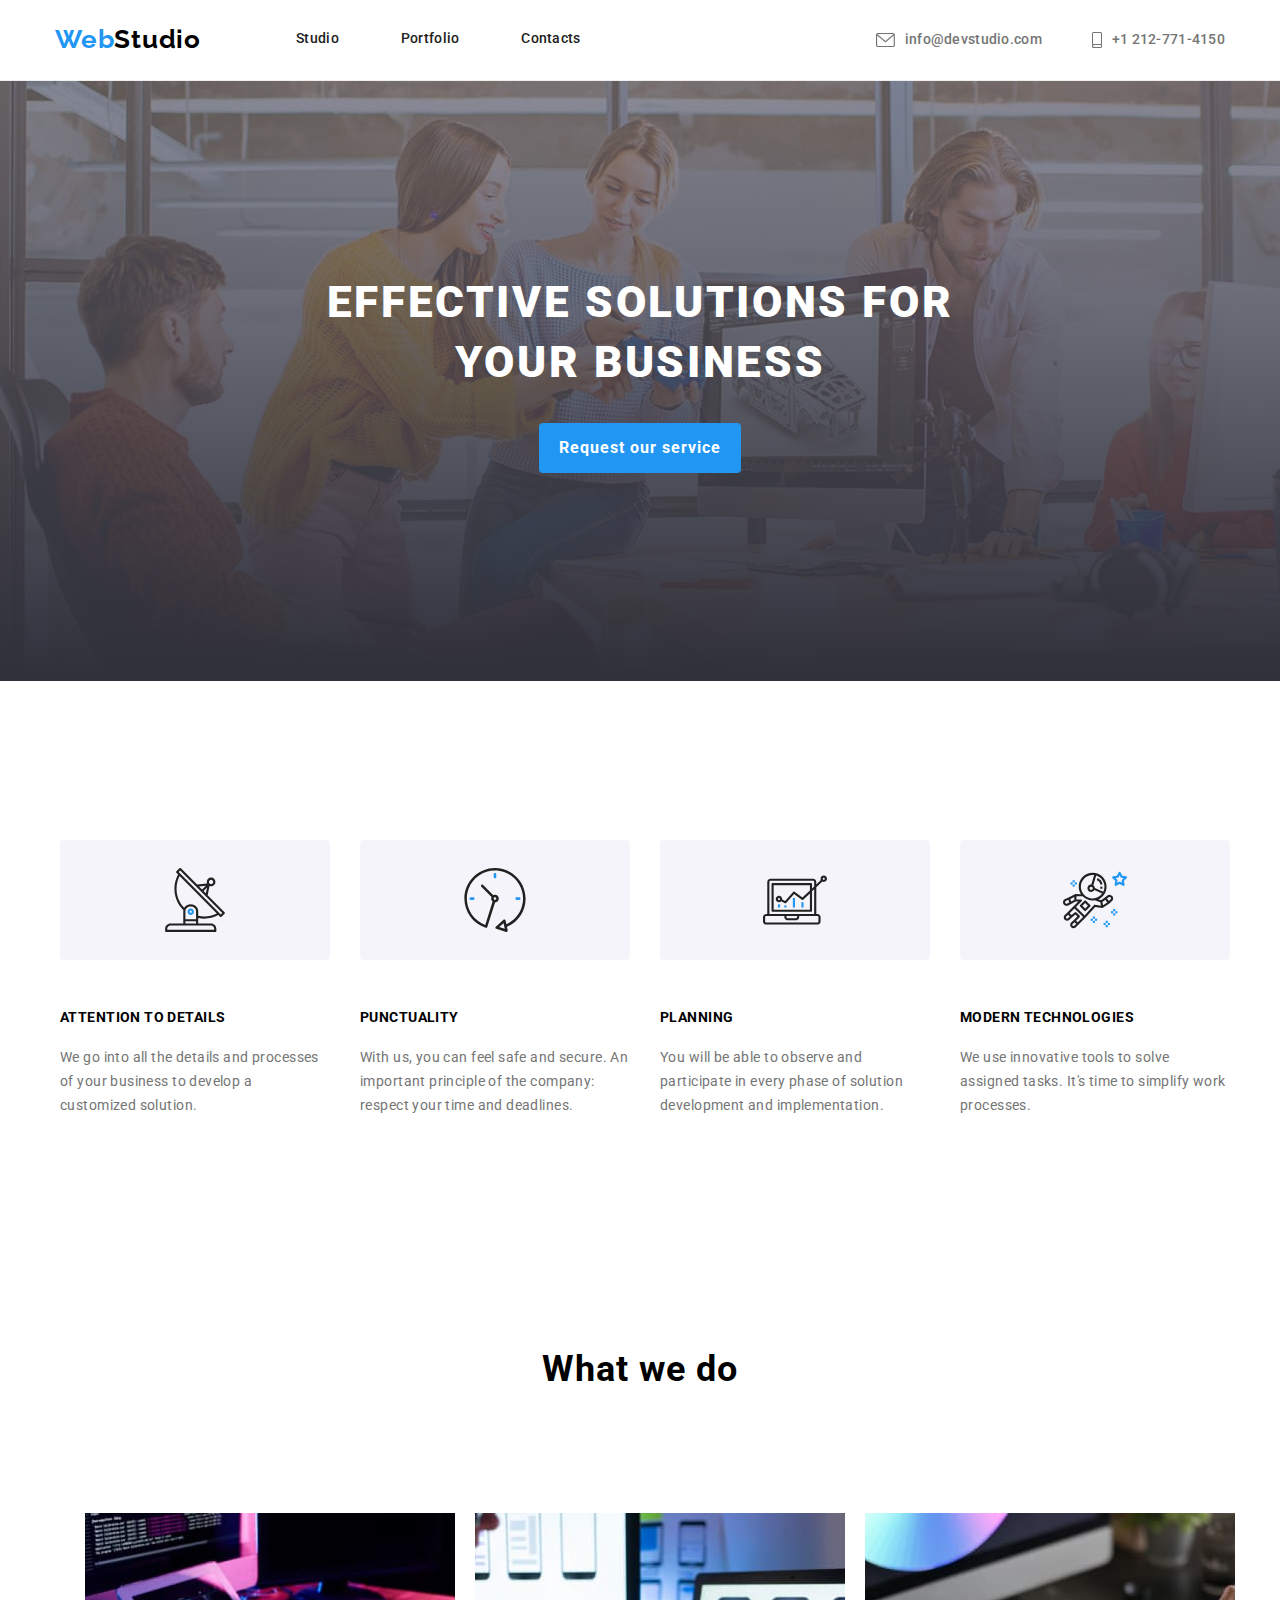
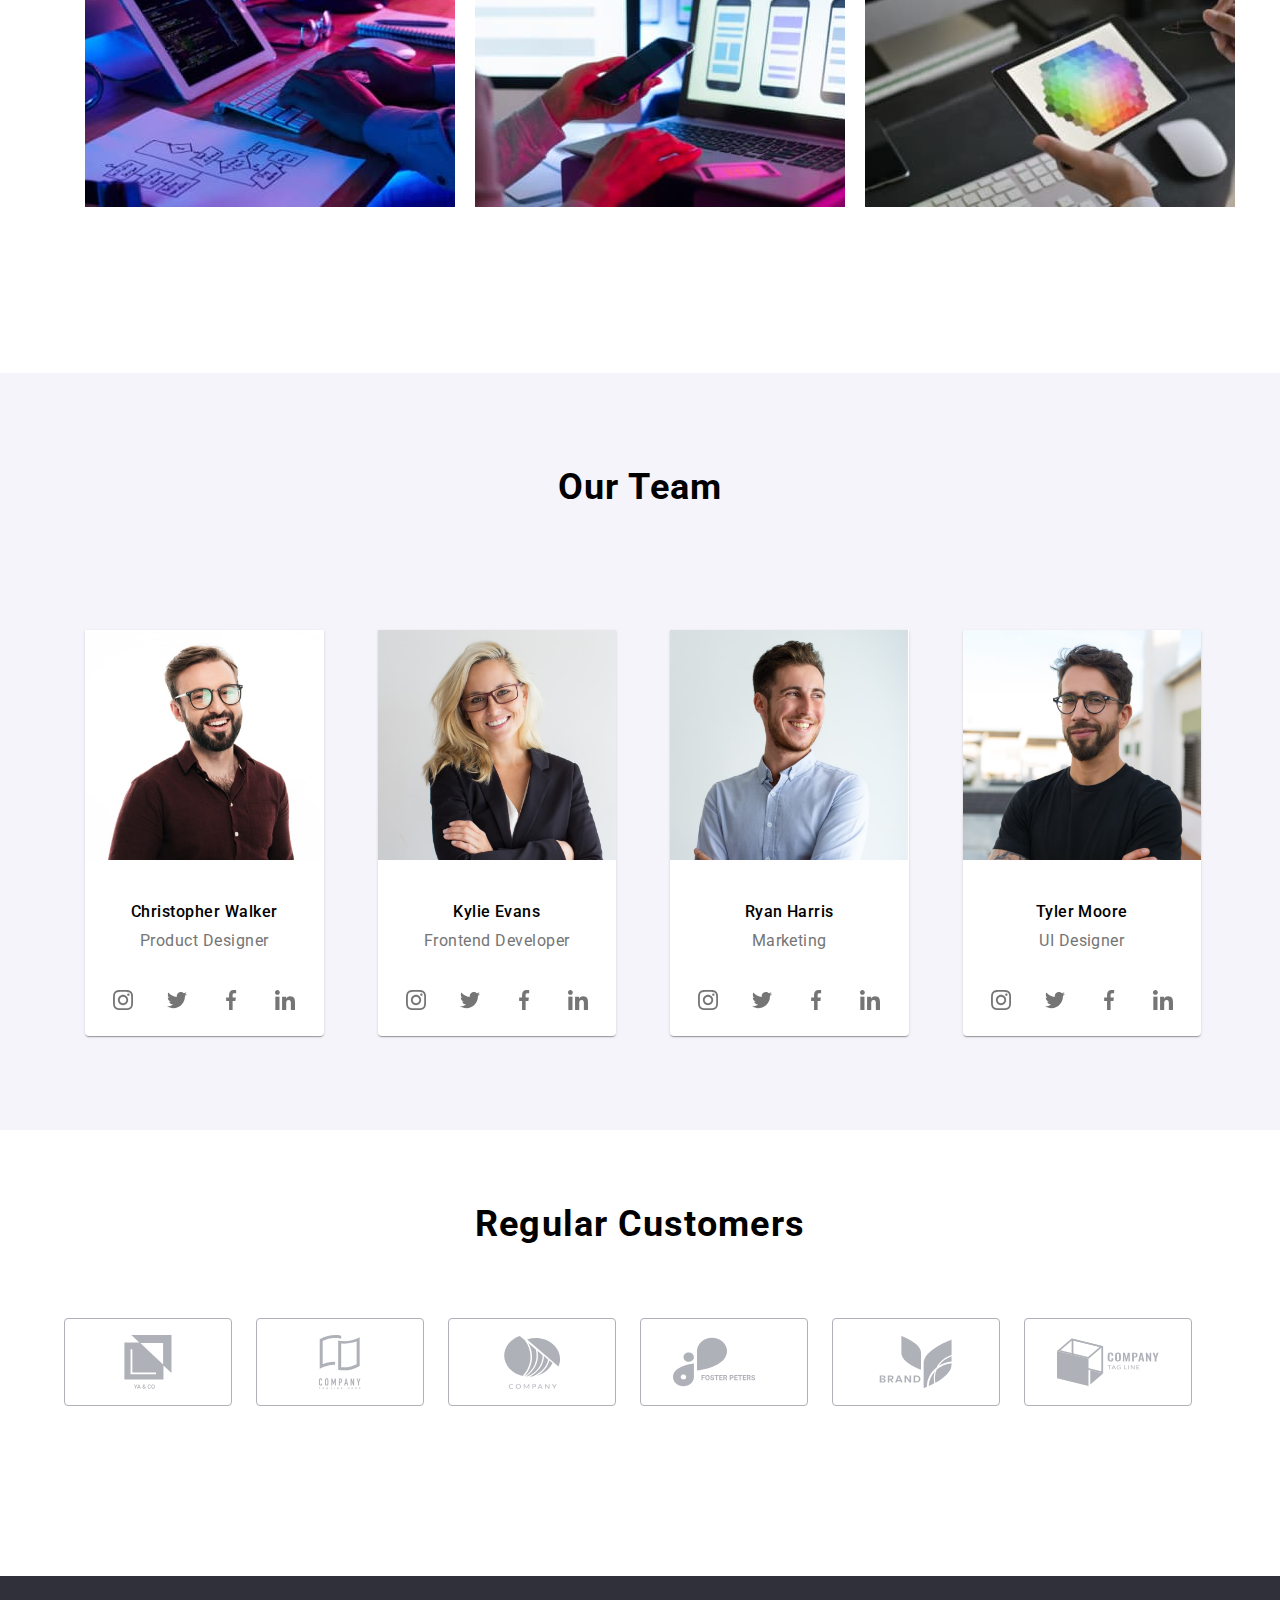
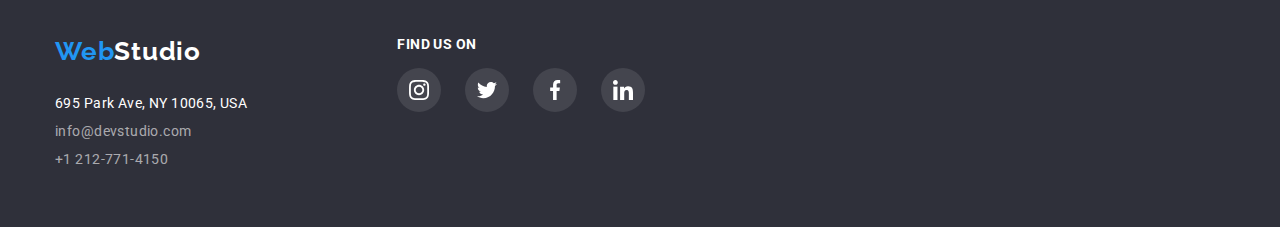
<file: index.html>
<!DOCTYPE html>
<html lang="en">
  <head>
    <meta charset="UTF-8" />
    <meta http-equiv="X-UA-Compatible" content="IE=edge" />
    <meta name="viewport" content="width=device-width, initial-scale=1.0" />
    <link rel="preconnect" href="https://fonts.googleapis.com" />
    <link rel="preconnect" href="https://fonts.gstatic.com" crossorigin />
    <link
      href="https://fonts.googleapis.com/css2?family=Raleway:wght@700&family=Roboto:wght@400;500;700;900&display=swap"
      rel="stylesheet"
    />
    <link
      rel="stylesheet"
      href="https://cdnjs.cloudflare.com/ajax/libs/modern-normalize/1.0.0/modern-normalize.min.css"
    />
    <link rel="stylesheet" href="./css/styles.css" />
    <title>Main</title>
  </head>

  <body>
    <!-- Page header -->
    <header class="page-header">
      <!-- Navigation bar -->
      <div class="container header-container">
      <nav class="nav-section unstyled-list">
              <a class="logo top-logo link" href="./index.html">Studio</a>
        <ul class="left-nav unstyled-list">
          <li class="left-nav-item">
            <a class="nav-pages link" href="./index.html">Studio</a>
          </li>
          <li class="left-nav-item">
            <a class="nav-pages link" href="./portfolio.html">Portfolio</a>
          </li>
          <li class="left-nav-item"><a class="nav-pages link" href="contacts.html">Contacts</a></li>
        </ul>
        <ul class="right-nav unstyled-list link">
        <li><a href="mailto:info@devstudio.com"><svg class="nav-contacts-icon" width="29" height="16">
              <use href="./images/icons.svg#icon-envelope"></use>
            </svg>info@devstudio.com</a></li>
        <li><a href="tel:+12127724159"><svg class="nav-contacts-icon" width="20" height="16">
              <use href="./images/icons.svg#icon-smartphone"></use>
            </svg>+1 212-771-4150</a></li>
       </ul>
      </nav>
      </div>
    </header>
    

    <!-- Unique page content -->
    <main>
      <!-- Hero section -->
      <section class="hero-section">

        <div class="container hero-container">
        <h1 class="h1 hero-title">EFFECTIVE SOLUTIONS FOR <br> YOUR BUSINESS</h1>
        <button class="hero-button" type="button">Request our service</button>
      </div>
      </section>
        
      <!-- Our values section -->
      <section class="section our-values">
        <div class="container">
          <div class="values-wrapper">
        <ul class="our-values-card-set unstyled-list">
          <li class="values-card">
            <div class="values-icon-background">
            <svg class="values-icons" width="65" height="70">
              <use href="./images/icons.svg#icon-antenna-1"></use>
            </svg>
            </div>
            <h2 class="values-title">ATTENTION TO DETAILS</h2>
            <p class="values-text">
              We go into all the details and processes of your business to
              develop a customized solution.
            </p>
          </li>
          <li class="values-card">
            <div class="values-icon-background">
          <svg class="values-icons" width="70" height="70">
              <use href="./images/icons.svg#icon-clock-1"></use>
            </svg>
            </div>
            <h2 class="values-title">PUNCTUALITY</h2>
            <p class="values-text">
              With us, you can feel safe and secure. An important principle of
              the company: respect your time and deadlines.
            </p>
          </li>
          <li class="values-card"> 
            <div class="values-icon-background">            
            <svg class="values-icons" width="70" height="70">
              <use href="./images/icons.svg#icon-diagram-1"></use>
            </svg>
            </div> 
            <h2 class="values-title">PLANNING</h2>
            <p class="values-text">
              You will be able to observe and participate in every phase of
              solution development and implementation.
            </p>
          </li>
          <li class="values-card">
            <div class="values-icon-background"> 
            <svg class="values-icons" width="70" height="70">
              <use href="./images/icons.svg#icon-astronaut-1"></use>
            </svg>
            </div> 
            <h2 class="values-title">MODERN TECHNOLOGIES</h2>
            <p class="values-text">
              We use innovative tools to solve assigned tasks. It's time to
              simplify work processes.
            </p>
          </li>
        </ul>
        </div>
        </div>
      </section>

      <!-- What we do section -->
      <section class="section">
        <div class="container">
        <h2 class="h2 section-title">What we do</h2>
        <ul class="what-we-do-img-cards unstyled-list">
          <li class="services-list-item">
            <img
              class="what-we-do-image"
              src="images/tablet1.jpg"
              alt="hands working on keyboard and tablet"
            />
          </li>
          <li class="services-list-item">
            <img
              class="what-we-do-image"
              src="images/laptop.jpg"
              alt="hands with phone and laptop"
            />
          </li class="services-list-item">
          <li>
            <img
              class="what-we-do-image"
              src="images/tablet2.jpg"
              alt="hands with a tablet showing a color palette"
            />
          </li>
        </ul>
        </div>
      </section>

      <!-- Our Team section -->
      <section class="section team-section">
        <div class="container our-team">
        <h2 class="h2 section-title">Our Team</h2>
        <ul class="team-cards unstyled-list">
          <li class="team-member-card">
            <img
              class="team-member-pic"
              src="images/person1.jpg"
              alt="Christopher Walker"
            />
             <div class="team-card-wrapper">
            <h3 class="team-name">Christopher Walker</h3>
            <p class="team-job-title">Product Designer</p>
            <div class="social-media-icons">
            <ul class="footer-social-list unstyled-list">
              <li class="icon-list-item"><a href="#">
              <svg class="footer-social-list-icon"><use href="./images/icons.svg#icon-instagram-2"></use></svg>  
              </a></li>
              <li class="icon-list-item"><a href="#"><svg class="footer-social-list-icon"><use href="./images/icons.svg#icon-twitter-1"></use></svg></a></li>
              <li class="icon-list-item"><a href="#"><svg class="footer-social-list-icon"><use href="./images/icons.svg#icon-facebook-1"></use></svg></a></li>
              <li class="icon-list-item"><a href="#"><svg class="footer-social-list-icon"><use href="./images/icons.svg#icon-linkedin-1"></use></svg></a></li>
            </ul>
             </div>
            </div>
          </li>
          <li class="team-member-card">
            <img
              class="team-member-pic"
              src="images/person2.jpg"
              alt="Kylie Evans"
            />
            <div class="team-card-wrapper">
            <h3 class="team-name">Kylie Evans</h3>
            <p class="team-job-title">Frontend Developer</p>
            <div class="social-media-icons">
            <ul class="footer-social-list unstyled-list">
              <li class="icon-list-item"><a href="#">
              <svg class="footer-social-list-icon"><use href="./images/icons.svg#icon-instagram-2"></use></svg>  
              </a></li>
              <li class="icon-list-item"><a href="#"><svg class="footer-social-list-icon"><use href="./images/icons.svg#icon-twitter-1"></use></svg></a></li>
              <li class="icon-list-item"><a href="#"><svg class="footer-social-list-icon"><use href="./images/icons.svg#icon-facebook-1"></use></svg></a></li>
              <li class="icon-list-item"><a href="#"><svg class="footer-social-list-icon"><use href="./images/icons.svg#icon-linkedin-1"></use></svg></a></li>
            </ul>
             </div>
            </div>
          </li>
          <li class="team-member-card">
            <img
              class="team-member-pic"
              src="images/person3.jpg"
              alt="Ryan Harris"
            />
            <div class="team-card-wrapper">
            <h3 class="team-name">Ryan Harris</h3>
            <p class="team-job-title">Marketing</p>
           <div class="social-media-icons">
            <ul class="footer-social-list unstyled-list">
              <li class="icon-list-item"><a href="#">
              <svg class="footer-social-list-icon"><use href="./images/icons.svg#icon-instagram-2"></use></svg>  
              </a></li>
              <li class="icon-list-item"><a href="#"><svg class="footer-social-list-icon"><use href="./images/icons.svg#icon-twitter-1"></use></svg></a></li>
              <li class="icon-list-item"><a href="#"><svg class="footer-social-list-icon"><use href="./images/icons.svg#icon-facebook-1"></use></svg></a></li>
              <li class="icon-list-item"><a href="#"><svg class="footer-social-list-icon"><use href="./images/icons.svg#icon-linkedin-1"></use></svg></a></li>
            </ul>
             </div>
            </div>
          </li>
          <li class="team-member-card">
            <img
              class="team-member-pic"
              src="images/person4.jpg"
              alt="Tyler Moore"
            />
            <div class="team-card-wrapper">
            <h3 class="team-name">Tyler Moore</h3>
            <p class="team-job-title">UI Designer</p>
            <div class="social-media-icons">
            <ul class="footer-social-list unstyled-list">
              <li class="icon-list-item"><a href="#">
              <svg class='footer-social-list-icon'><use href="./images/icons.svg#icon-instagram-2"></use></svg>  
              </a></li>
              <li class="icon-list-item"><a href="#"><svg class="footer-social-list-icon"><use href="./images/icons.svg#icon-twitter-1"></use></svg></a></li>
              <li class="icon-list-item"><a href="#"><svg class='footer-social-list-icon'><use href="./images/icons.svg#icon-facebook-1"></use></svg></a></li>
              <li class="icon-list-item"><a href="#"><svg class='footer-social-list-icon'><use href="./images/icons.svg#icon-linkedin-1"></use></svg></a></li>
            </ul>
             </div>
            </div>
          </li>
        </ul>
        </div>
      </section>

  <!-- Regular customers section -->
      <section class="section customers-section">
        <div class="customers-container container">
          <h2 class="h2 section-title">Regular Customers</h2>
          <div class="customers-icons-wrapper">
            <ul class="unstyled-list customers-list">
              <li class="list customers-list-item">
                <a href="#" class="customers-logo-link">
                  <svg class="customers-logo-icon">
                    <use href="./images/icons.svg#icon-group"></use>
                  </svg>
                </a>
              </li>
              <li class="list customers-list-item">
                <a href="#" class="customers-logo-link">
                  <svg class="customers-logo-icon">
                    <use href="./images/icons.svg#icon-group-1"></use>
                  </svg>
                </a>
              </li>
              <li class="list customers-list-item">
                <a href="#" class="customers-logo-link">
                  <svg class="customers-logo-icon">
                    <use href="./images/icons.svg#icon-group-2"></use>
                  </svg>
                </a>
              </li>
              <li class="list customers-list-item">
                <a href="#" class="customers-logo-link">
                  <svg class="customers-logo-icon">
                    <use href="./images/icons.svg#icon-group-copy"></use>
                  </svg>
                </a>
              </li>
              <li class="list customers-list-item">
                <a href="#" class="customers-logo-link">
                  <svg class="customers-logo-icon">
                    <use href="./images/icons.svg#icon-group-1-copy"></use>
                  </svg>
                </a>
              </li>
              <li class="list customers-list-item">
                <a href="#" class="customers-logo-link">
                  <svg class="customers-logo-icon">
                    <use href="./images/icons.svg#icon-group-2-copy"></use>
                  </svg>
                </a>
              </li>
            </ul>
          </div>
        </div>
      </section>

    </main>

    <!-- Page footer -->
    <footer class="footer">
      <div class="container footer-container">
      <div class="footer-left-wrapper">
      <a class="logo bottom-logo link" href="studio.html">Studio</a>
      <ul class="unstyled-list">
        <li>
          <address class="footer-address">695 Park Ave, NY 10065, USA</address>
        </li>
        <li class="footer-mail">
          <a class="footer-link" href="mailto:info@devstudio.com"
            >info@devstudio.com</a
          >
        </li>
        <li>
          <a class="footer-link" href="tel:+12127724159">+1 212-771-4150</a>
        </li> 
      </ul>
      </div>
      <div class="footer-social-wrappper">
          <h2 class="footer-social-title">Find us on</h2>
          <ul class="footer-social-list unstyled-list">
            <li class="footer-social-list-item">
              <a href="#" class="footer-social-list-link">
                <svg class="footer-social-list-icon">
                  <use href="./images/icons.svg#icon-instagram-2"></use>
                </svg>
              </a>
            </li>
            <li class="footer-social-list-item">
              <a href="#" class="footer-social-list-link">
                <svg class="footer-social-list-icon">
                  <use href="./images/icons.svg#icon-twitter-1"></use>
                </svg>
              </a>
            </li>
            <li class="footer-social-list-item">
              <a href="#" class="footer-social-list-link">
                <svg class="footer-social-list-icon">
                  <use href="./images/icons.svg#icon-facebook-1"></use>
                </svg>
              </a>
            </li>
            <li class="footer-social-list-item">
              <a href="#" class="footer-social-list-link">
                <svg class="footer-social-list-icon">
                  <use href="./images/icons.svg#icon-linkedin-1"></use>
                </svg>
              </a>
            </li>
          </ul>
        </div>
      </div>
    </footer>
  
  </body>
</html>
</file>
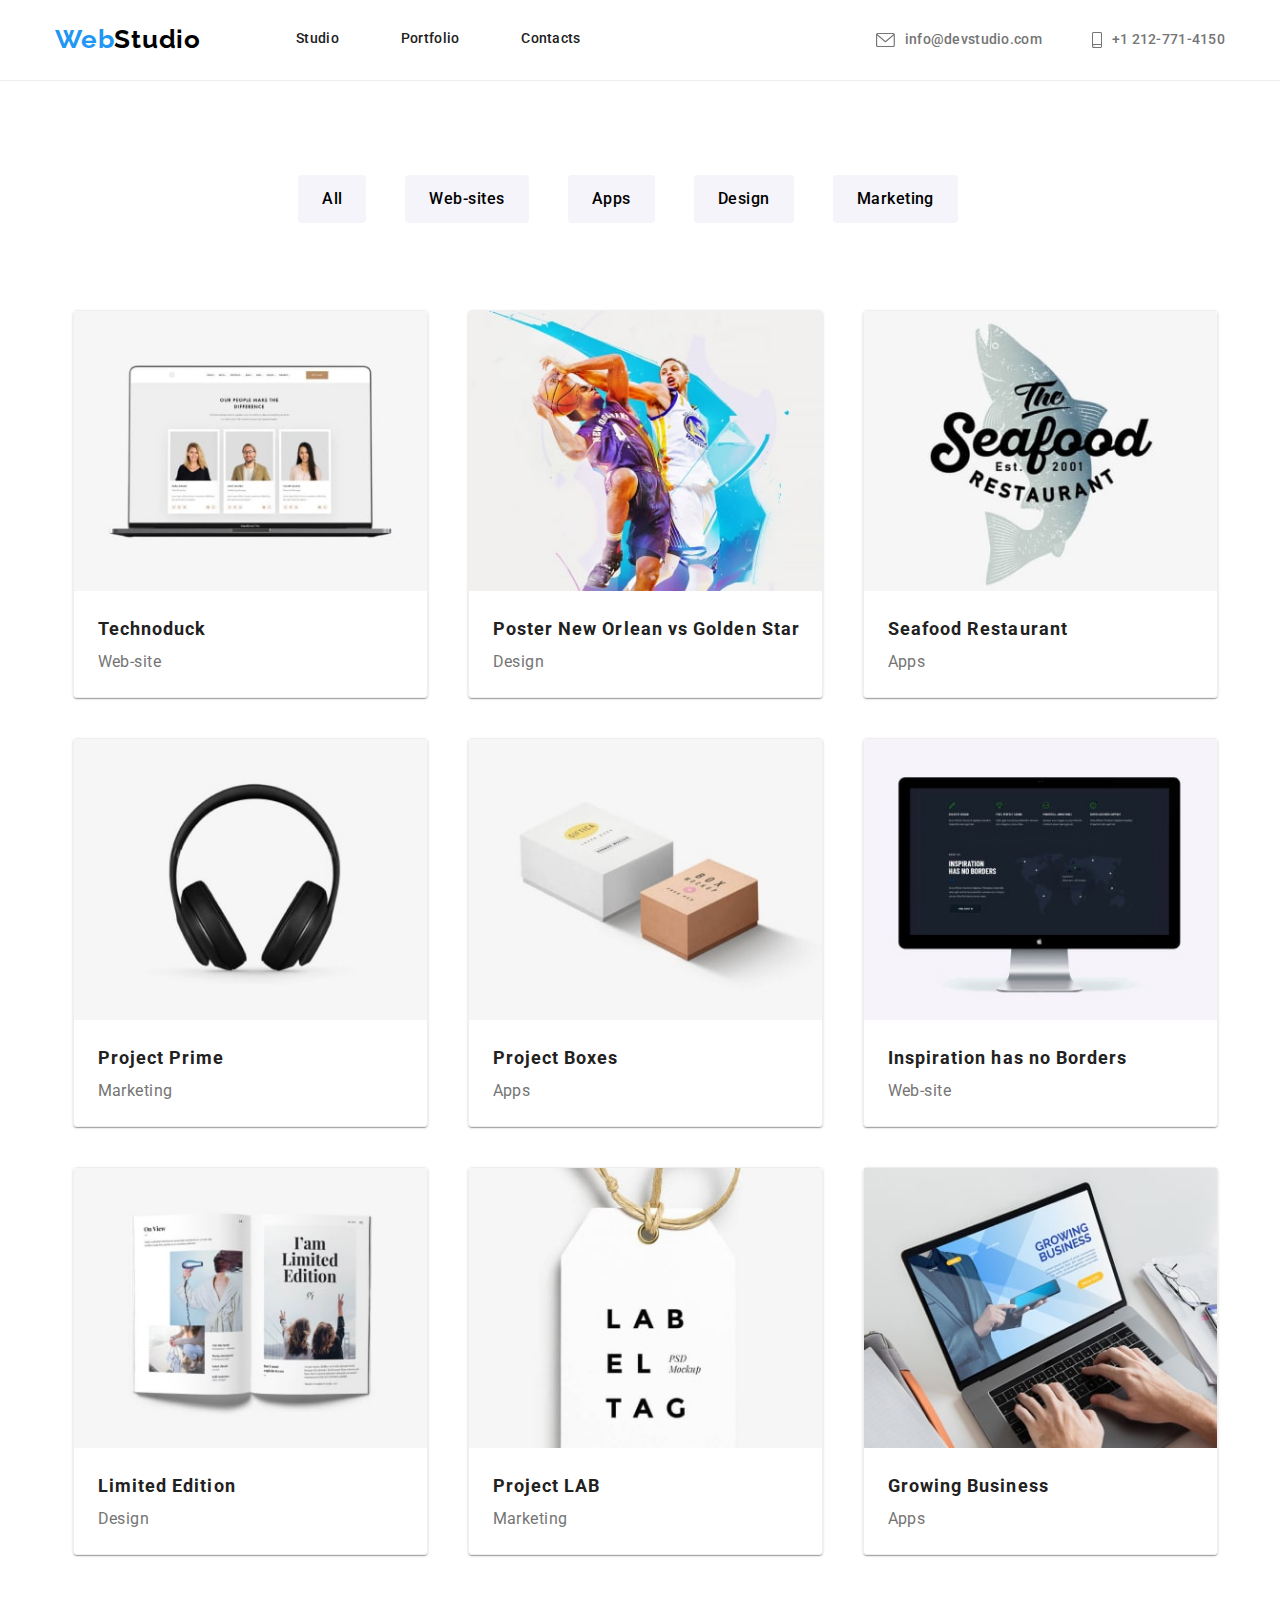
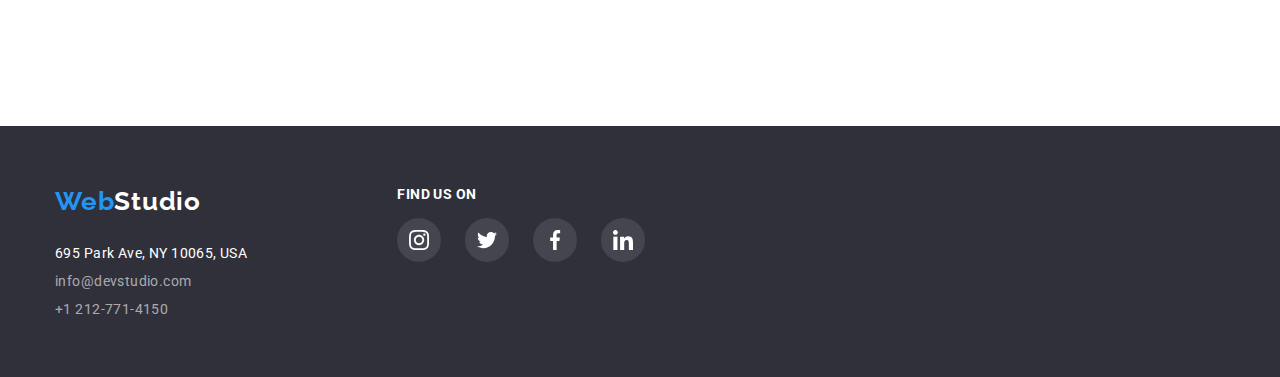
<file: portfolio.html>
<!DOCTYPE html>
<html lang="en">
  <head>
    <meta charset="UTF-8" />
    <meta http-equiv="X-UA-Compatible" content="IE=edge" />
    <meta name="viewport" content="width=device-width, initial-scale=1.0" />
    <link rel="preconnect" href="https://fonts.googleapis.com" />
    <link rel="preconnect" href="https://fonts.gstatic.com" crossorigin />
    <link
      href="https://fonts.googleapis.com/css2?family=Raleway:wght@700&family=Roboto:wght@400;500;700;900&display=swap"
      rel="stylesheet"
    />
    <link
    rel="stylesheet"
    href="https://cdnjs.cloudflare.com/ajax/libs/modern-normalize/1.0.0/modern-normalize.min.css"
  />
    <link rel="stylesheet" href="./css/styles.css" />
    <title>Portfolio</title>
  </head>

  <body>

    <!-- Page header -->
    <header class="page-header">
      <!-- Navigation bar -->
      <div class="container header-container">
      <nav class="nav-section unstyled-list">
              <a class="logo top-logo link" href="./index.html">Studio</a>
        <ul class="left-nav unstyled-list">
          <li class="left-nav-item">
            <a class="nav-pages link" href="./index.html">Studio</a>
          </li>
          <li class="left-nav-item">
            <a class="nav-pages link" href="./portfolio.html">Portfolio</a>
          </li>
          <li class="left-nav-item"><a class="nav-pages link" href="contacts.html">Contacts</a></li>
        </ul>
        <ul class="right-nav unstyled-list link">
        <li><a href="mailto:info@devstudio.com"><svg class="nav-contacts-icon" width="29" height="16">
              <use href="./images/icons.svg#icon-envelope"></use>
            </svg>info@devstudio.com</a></li>
        <li><a href="tel:+12127724159"><svg class="nav-contacts-icon" width="20" height="16">
              <use href="./images/icons.svg#icon-smartphone"></use>
            </svg>+1 212-771-4150</a></li>
       </ul>
      </nav>
      </div>
    </header>
  
    <!-- Unique page content -->
    <main>
      <section class="section portfolio-section">

      <div class="container">
    <!-- Top buttons -->
          <ul class="portfolio-top-buttons unstyled-list">
            <li class="portfolio-list"><button class="btn portfolio-button" type="button">All</button></li>
            <li>
              <button class="btn portfolio-button" type="button">Web-sites</button>
            </li>
            <li class="portfolio-list">
              <button class="btn portfolio-button" type="button">Apps</button>
            </li>
            <li class="portfolio-list">
              <button class="btn portfolio-button" type="button">Design</button>
            </li>
            <li class="portfolio-list">
              <button class="btn portfolio-button" type="button">Marketing</button>
            </li>
          </ul>   

      <!-- Portfolio page cards -->
    <div class="cards-container">
        <ul class="portfolio-cards unstyled-list">
          <li class="portfolio-item">
            <img
              class="portfolio-image"     
              src="images/portfolio1.jpg"
              alt="laptop with 3 people"> 
            <h2 class="portfolio-title">Technoduck</h2>
            <p class="portfolio-text">Web-site</p>
          </li>
          <li class="portfolio-item">
            <img
              class="portfolio-image"      
              src="images/portfolio2.jpg"
              alt="poster 2 male basketball players">
            <h2 class="portfolio-title one-liner">Poster New Orlean vs Golden Star</h2>
            <p class="portfolio-text">Design</p>
          </li>
          <li class="portfolio-item">
            <img
              class="portfolio-image"      
              src="images/portfolio3.jpg"
              alt="seafood restaurant poster"
            />
            <div class="portfolio-card-wrapper">
            <h2 class="portfolio-title">Seafood Restaurant</h2>
            <p class="portfolio-text">Apps</p>
            </div>
          </li>
          <li class="portfolio-item">
            <img
              class="portfolio-image"    
              src="images/portfolio4.jpg"
              alt="headphones"
            />
            <div class="portfolio-card-wrapper">
            <h2 class="portfolio-title">Project Prime</h2>
            <p class="portfolio-text">Marketing</p>
            </div>
          </li>
          <li class="portfolio-item">
            <img
              class="portfolio-image"
        
              src="images/portfolio5.jpg"
              alt="2 boxes"
            />
            <div class="portfolio-card-wrapper">
            <h2 class="portfolio-title">Project Boxes</h2>
            <p class="portfolio-text">Apps</p>
            </div>
          </li class="portfolio-item">
          <li class="portfolio-item">
            <img
              class="portfolio-image"
              src="images/portfolio6.jpg"
              alt="mac web screen"
            />
            <div class="portfolio-card-wrapper">
            <h2 class="portfolio-title">Inspiration has no Borders</h2>
            <p class="portfolio-text">Web-site</p>
            </div>
          </li>
          <li class="portfolio-item">
            <img
              class="portfolio-image"
              src="images/portfolio7.jpg"
              alt="magazine"
            />
            <div class="portfolio-card-wrapper">
            <h2 class="portfolio-title">Limited Edition</h2>
            <p class="portfolio-text">Design</p>
            </div>
          </li>
          <li class="portfolio-item">
            <img
              class="portfolio-image"
              src="images/portfolio8.jpg"
              alt="label"
            />
            <div class="portfolio-card-wrapper">
            <h2 class="portfolio-title">Project LAB</h2>
            <p class="portfolio-text">Marketing</p>
            </div>
          </li>
          <li class="portfolio-item">
            <img
              class="portfolio-image"
              src="images/portfolio9.jpg"
              alt="laptop"
            />
            <div class="portfolio-card-wrapper">
            <h2 class="portfolio-title">Growing Business</h2>
            <p class="portfolio-text">Apps</p>
            </div>
          </li>
        </ul> 
        </div>
      </div>
     </section>
    </main>

    <!-- Page footer -->
    <footer class="footer">
      <div class="container footer-container">
      <div class="footer-left-wrapper">
      <a class="logo bottom-logo link" href="studio.html">Studio</a>
      <ul class="unstyled-list">
        <li>
          <address class="footer-address">695 Park Ave, NY 10065, USA</address>
        </li>
        <li class="footer-mail">
          <a class="footer-link" href="mailto:info@devstudio.com"
            >info@devstudio.com</a
          >
        </li>
        <li>
          <a class="footer-link" href="tel:+12127724159">+1 212-771-4150</a>
        </li>
      </ul>
      </div>
      <div class="footer-social-wrappper">
          <h2 class="footer-social-title">Find us on</h2>
          <ul class="footer-social-list unstyled-list">
            <li class="footer-social-list-item">
              <a href="#" class="footer-social-list-link">
                <svg class="footer-social-list-icon">
                  <use href="./images/icons.svg#icon-instagram-2"></use>
                </svg>
              </a>
            </li>
            <li class="footer-social-list-item">
              <a href="#" class="footer-social-list-link">
                <svg class="footer-social-list-icon">
                  <use href="./images/icons.svg#icon-twitter-1"></use>
                </svg>
              </a>
            </li>
            <li class="footer-social-list-item">
              <a href="#" class="footer-social-list-link">
                <svg class="footer-social-list-icon">
                  <use href="./images/icons.svg#icon-facebook-1"></use>
                </svg>
              </a>
            </li>
            <li class="footer-social-list-item">
              <a href="#" class="footer-social-list-link">
                <svg class="footer-social-list-icon">
                  <use href="./images/icons.svg#icon-linkedin-1"></use>
                </svg>
              </a>
            </li>
          </ul>
        </div>
      </div>
    </footer>

  </body>
</html>
</file>
<file: css/styles.css>
/* Elements common to all pages */

* {
  padding: 0;
  margin: 0;
  box-sizing: border-box;
  margin-block-start: 0px;
  margin-block-end: 0px;
  margin-inline-start: 0px;
  margin-inline-end: 0px;
  padding-inline-start: 0px;
}

body {
  --maintextcolor: #212121;
  --hovercolor: #2196f3;
  --secondarytextcolor: #757575;
  --indexhero-background-color: #2f303a;
  --whitetextcolor: #fff;
  --blacktextcolor: #000;
  --portofoliobuttonsbackgroundcolor: #f5f4fa;
  --potfolio-item-border: #eee;
  font-family: "Roboto";
  font-style: normal;
  --customers-icons-color: #afb1b8;
}

header {
  border-bottom: 1px solid #eee;
}

.footer {
  --background-color: #2f303a;
  --footerlinkcolor: rgba(255, 255, 255, 0.6);
  font-weight: 400;
  font-size: 14px;
  line-height: 16px;
  letter-spacing: 0.03em;
}

/* Margins reset (B1, B2) */
h1,
h2,
h3,
h4,
h5,
h6,
ul,
p {
  margin: 0;
  padding: 0;
}

/* Margins reset for inline elements (B3) */
a,
button,
br,
img {
  margin-left: 0;
  margin-right: 0;
}

img {
  display: block;
  max-width: 100%;
}

/*  Hidden */
.visually-hidden {
  position: absolute;
  width: 1px;
  height: 1px;
  margin: -1px;
  border: 0;
  padding: 0;
  white-space: nowrap;
  clip-path: inset(100%);
  clip: rect(0 0 0 0);
  overflow: hidden;
}

/*  Container requirement (B8) */
.container {
  width: 1200px;
  margin: 0 auto;
  padding-left: 15px;
  padding-right: 15px;
  padding-top: 0px;
  padding-bottom: 0px;
}

/* Padding requirement (B15) */
.section {
  padding-top: 94px;
  padding-bottom: 94px;
  margin-bottom: 72px;
  text-align: center;
}

.unstyled-list {
  list-style: none;
}

.link {
  font-style: normal;
  text-decoration: none;
}

/* Nav bar */
.header-container,
.hero-section {
  margin: 0px auto;
}

.page-header {
  display: flex;
  align-items: center;
}

.nav-section {
  display: flex;
  font-weight: 500;
  font-size: 14px;
  line-height: 1.14;
  letter-spacing: 0.02em;
  justify-content: space-between;
  height: 80px;
}

.left-nav {
  display: flex;
  gap: 30px;
  align-self: center;
}

.right-nav {
  display: flex;
  gap: 50px;
  padding-left: 200px;
  align-self: center;
}

.left-nav-item {
  gap: 50px;
  flex-grow: 1;
  text-decoration: none;
  border-bottom: 2px solid transparent;
  transition: border-bottom-color 0.2s;
}

.nav-pages {
  color: var(--maintextcolor);
}

.right-nav a {
  font-weight: 500;
  font-size: 14px;
  line-height: 1.14;
  letter-spacing: 0.02em;
  color: var(--secondarytextcolor);
  justify-content: flex-end;
  display: flex;
  flex-direction: row;
  align-items: center;
  text-decoration: none;
}

.right-nav a:hover {
  color: var(--hovercolor);
}

.nav-pages:hover,
.nav-pages:focus,
.footer-link:hover,
.footer-link:focus {
  color: var(--hovercolor);
}

.nav-contacts-icon {
  padding-right: 10px;
  fill: var(--secondarytextcolor);
}

.nav-contacts-icon:hover {
  fill: var(--hovercolor);
}

.left-nav-item {
  border-bottom: 3px solid;
  border-bottom-color: var(--whitetextcolor);
  display: block;
  text-align: center;
  padding: 31px 16px;
  text-decoration: none;
}

.left-nav-item:hover {
  border-bottom-color: var(--hovercolor);
}

/* Logos */
.logo {
  font-family: "Raleway";
  font-style: normal;
  font-weight: 700;
  font-size: 26px;
  line-height: 1.19;
  letter-spacing: 0.03em;
}

.top-logo {
  color: var(--blacktextcolor);
  margin-top: 24px;
}

.top-logo::before {
  content: "Web";
  color: var(--hovercolor);
}

.bottom-logo {
  color: var(--whitetextcolor);
}

.bottom-logo::before {
  content: "Web";
  color: var(--hovercolor);
}

/* Common images styles */
.what-we-do-image {
  width: 370px;
  height: 294px;
}

/* Index | Studio page */

/* Hero section of Studio page */
.hero-container {
  text-align: center;
}

.hero-section {
  background: var(--indexhero-background-color);
  padding: 192px 0px;
  width: 100%;
  height: 600px;
  left: 0px;
  top: 80px;
  display: flex;
  align-items: center;
  flex-direction: column;
  background-image: linear-gradient(
      to bottom,
      rgba(149, 149, 160, 0.52),
      rgb(47, 48, 58)
    ),
    url(..//images/hero-background.jpg);
}

.hero-title {
  font-weight: 900;
  font-size: 44px;
  line-height: 1.36;
  text-align: center;
  letter-spacing: 0.06em;
  text-transform: uppercase;
  color: var(--whitetextcolor);
  margin-bottom: 30px;
}

.hero-button {
  font-weight: 700;
  font-size: 16px;
  line-height: 1.87;
  letter-spacing: 0.06em;
  color: var(--whitetextcolor);
  border-radius: 4px;
  border: none;
  background-color: var(--hovercolor);
  align-items: center;
  align-items: center;
  text-align: center;
  padding: 10px 20px;
}

/* Our values section */
.values-wrapper {
  display: flex;
  justify-content: center;
  align-items: center;
  flex-direction: column;
}

.values-icon-background {
  background-color: var(--portofoliobuttonsbackgroundcolor);
  border-radius: 4px;
  flex-grow: 1;
  height: 120px;
  width: 270px;
  display: flex;
  justify-content: center;
  align-items: center;
}

.values-icons {
  width: 64px;
  height: 64px;
  align-items: center;
}

.our-values {
  padding: 45px;
  margin-left: auto;
  margin-right: auto;
  display: flex;
  justify-content: space-around;
}

.our-values-card-set {
  display: flex;
  gap: 30px;
  padding: 20px;
  text-align: center;
  justify-content: center;
  margin-top: 94px;
  flex-direction: row;
}

.values-card {
  gap: 20px;
  text-align: left;
  justify-content: baseline;
  flex-direction: row;
  margin: auto;
  /*  Set the width of the elements  */
  flex-basis: calc((100% - 20px) / 5);
  display: flex;
  flex-direction: row;
  flex-wrap: wrap;
}

.values-card h2 {
  font-weight: 700;
  font-size: 14px;
  line-height: 1.14;
  letter-spacing: 0.03em;
  text-transform: uppercase;
  text-align: left;

  padding-top: 30px;
}

.values-text {
  font-size: 14px;
  line-height: 1.71;
  letter-spacing: 0.03em;
  color: var(--secondarytextcolor);
  text-align: left;
}

/* What we do section */
.what-we-do-img-cards {
  display: flex;
}

.section-title {
  font-weight: 700;
  font-size: 36px;
  line-height: 1.16;
  text-align: center;
  letter-spacing: 0.03em;
  margin-bottom: 72px;
}

.what-we-do-image {
  margin-left: 30px;
  margin-top: 50px;
}

/* Team section */
.team-card-wrapper {
  padding: 32px 16px;
  margin: -20px;
}

.our-team {
  background: var(--portofoliobuttonsbackgroundcolor);
}

.team-section {
  width: 100%;
  margin-bottom: -20px;
  background: var(--portofoliobuttonsbackgroundcolor);
  display: flex;
}

.team-cards {
  display: flex;
}

.team-member-card {
  flex-basis: calc((100% - 72px) / 4);
  text-align: center;
  margin-right: 24px;
  margin-left: 30px;
  margin-top: 50px;
  background-color: var(--whitetextcolor);
  border-radius: 0px 0px 4px 4px;
  box-shadow: 0px 2px 1px -1px rgba(0, 0, 0, 0.2),
    0px 1px 1px 0px rgba(0, 0, 0, 0.14), 0px 1px 3px 0px rgba(0, 0, 0, 0.12);
}

.team-name {
  font-weight: 500;
  font-size: 16px;
  line-height: 1.19;
  text-align: center;
  letter-spacing: 0.03em;
  margin-top: 30px;
}

.team-job-title {
  font-size: 16px;
  line-height: 1.19;
  text-align: center;
  letter-spacing: 0.03em;
  color: var(--secondarytextcolor);
  padding: 10px 27px 30px 27px;
}

/* team social icons*/
.social-media-icons {
  display: flex;
  justify-content: center;
}

.social-media-icons ul {
  display: flex;
  gap: 10px;
}

.icon-list-item {
  width: 44px;
  height: 44px;
  border-radius: 50%;
  display: flex;
  justify-content: center;
  align-items: center;
  background-color: transparent;
}

.icon-team {
  fill: var(--secondarytextcolor);
  cursor: pointer;
}

.icon-list-item svg {
  fill: var(--secondarytextcolor);
}

.icon-list-item:hover {
  background-color: var(--hovercolor);
}
.footer-social-list-icon:hover {
  fill: var(--whitetextcolor);
}

/* Regular customers section */
.customers-section {
  display: flex;
}

.customers-title {
  margin-bottom: 72px;
  text-align: center;
}

.customers-list {
  display: flex;
  align-items: center;
  justify-content: center;
}

.customers-list-item {
  margin-right: 24px;
}

.customers-logo-link {
  text-decoration: none;
}

.customers-logo-icon {
  fill: var(--customers-icons-color);
  height: 88px;
  width: 168px;
  box-sizing: border-box;
  border: 1px solid var(--customers-icons-color);
  border-radius: 4px;
  padding: 16px 32px 16px 32px;
}

/* hover customers */
.customers-logo-link:hover .customers-logo-icon,
.customers-logo-link:focus .customers-logo-icon,
.customers-logo-link:active .customers-logo-icon {
  fill: var(--hovercolor);
  border-color: var(--hovercolor);
}

/* Portfolio Page */
.container-portfolio {
  display: flex;
}

/* Portfolio buttons */
.btn {
  align-items: center;
  border-radius: 4px;
  cursor: pointer;
  display: flex;
  font-weight: var(--font-weight-bold);
  height: 48px;
  justify-content: center;
  left: 93px;
  letter-spacing: var(--letter-spacing-secondary);
  line-height: var(--line-height-button);
  padding: 12px 24px;
  top: 0px;
}

.portfolio-top-buttons {
  font-weight: 500;
  font-size: 16px;
  line-height: 1.62;
  letter-spacing: 0.03em;
  display: flex;
  justify-content: center;
  gap: 15px;
  margin: 0px 0px 72px 0px;
}

.portfolio-button {
  background: var(--portofoliobuttonsbackgroundcolor);
  border-radius: 4px;
  border: none;
  transition-duration: 0.4s;
  width: auto;
  margin-right: 24px;
}

.portfolio-button:hover,
.portfolio-button:focus {
  background-color: var(--hovercolor);
  color: var(--whitetextcolor);
  box-shadow: 0px 3px 1px rgba(0, 0, 0, 0.1), 0px 1px 2px rgba(0, 0, 0, 0.08),
    0px 2px 2px rgba(0, 0, 0, 0.12);
  cursor: pointer;
}

/* Portfolio cards */
.cards-container {
  max-width: 1200px;
  padding: 5px;
  margin-left: auto;
  margin-right: auto;
  display: flex;
}

.portfolio-cards {
  display: flex;
  /* Make a flex container multiline */
  flex-wrap: wrap;
  /* Set gap between rows and columns */
  gap: 30px;
  padding: 0;
  list-style: none;
  justify-content: center;
}

.portfolio-item {
  /*  Set the width of the elements  */
  flex-basis: calc((125% - 30px) / 4);
  border: 0.5px solid #eee;
  border-bottom: 1px solid #eee;
  border-radius: 4px;
  box-shadow: 0px 2px 1px -1px rgba(0, 0, 0, 0.2),
    0px 1px 1px 0px rgba(0, 0, 0, 0.14), 0px 1px 3px 0px rgba(0, 0, 0, 0.12);
  margin-left: 10px;
  margin-top: 10px;
  width: 370px;
}

.portfolio-image {
  width: 370px;
}

.portfolio-item h2 {
  font-size: 20px;
  font-weight: 700;
  font-size: 18px;
  line-height: 36px;
  letter-spacing: 0.06em;
  color: var(--maintextcolor);
  text-align: left;
  margin-top: 20px;
  margin-left: 24px;
}

.one-line-title {
  display: flex;
  text-overflow: ellipsis;
  overflow: hidden;
  white-space: nowrap;
}

.portfolio-item p {
  margin: 0;
  font-weight: 400;
  font-size: 16px;
  line-height: 1.87;
  letter-spacing: 0.03em;
  color: var(--secondarytextcolor);
  text-align: left;
  margin-bottom: 20px;
  margin-left: 24px;
}

.portfolio-item:hover {
  box-shadow: 0px 1px 1px rgba(0, 0, 0, 0.12), 0px 4px 4px rgba(0, 0, 0, 0.06),
    1px 4px 6px rgba(0, 0, 0, 0.16);
  cursor: pointer;
}

/* Footer */
.footer {
  background-color: var(--background-color);
  padding: 60px 0px;
  display: flex;
}

.footer-section {
  display: flex;
}

.footer-address {
  color: var(--whitetextcolor);
  font-style: normal;
  margin-top: 28px;
  margin-bottom: 12px;
}

.footer-link {
  color: var(--footerlinkcolor);
  text-decoration: none;
}

.footer-mail {
  margin-bottom: 12px;
}

.footer-container {
  display: flex;
  flex-direction: row;
  justify-content: baseline;
  gap: 150px;
}

/* footer social */
.footer-social-title {
  text-align: left;
  font-family: "Roboto";
  font-style: normal;
  font-weight: 700;
  font-size: 14px;
  line-height: 16px;
  letter-spacing: 0.03em;
  text-transform: uppercase;
  color: var(--whitetextcolor);
  margin-bottom: 16px;
}

.footer-social-list {
  display: flex;
  justify-content: center;
  gap: 24px;
}

.footer-social-list-link {
  width: 44px;
  height: 44px;
  border-radius: 50%;
  background-color: rgba(255, 255, 255, 0.1);
  display: flex;
  justify-content: center;
  align-items: center;
}

/* <svg */
.footer-social-list-icon {
  width: 20px;
  height: 20px;
  top: 12px;
  left: 12px;
  fill: var(--whitetextcolor);
}

/* hover footer */
.footer-social-list-link:hover,
.footer-social-list-link:focus,
.footer-social-list-link:active {
  background-color: var(--hovercolor);
}
</file>
